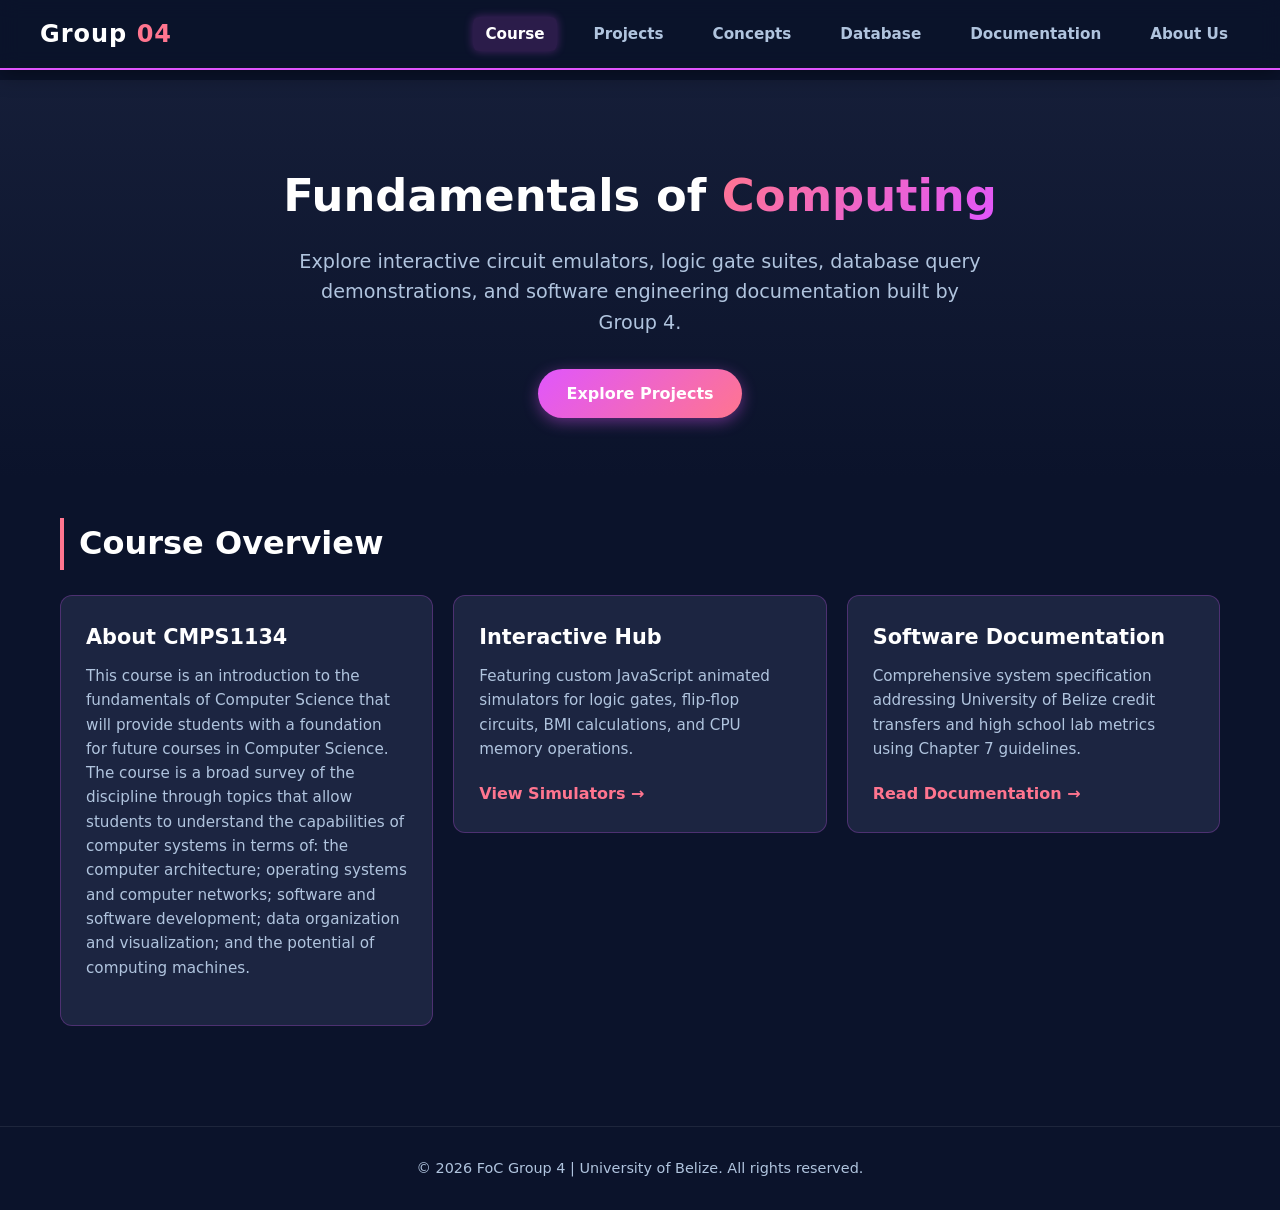
<file: index.html>
<!DOCTYPE html>
<html lang="en">
<head>
  <meta charset="UTF-8">
  <meta name="viewport" content="width=device-width, initial-scale=1.0">
  <title>Group 4 | CMPS1134 Fundamentals of Computing</title>
  <link rel="stylesheet" href="style.css">
</head>
<body>

  <!-- Sticky Top Navigation -->
  <nav class="navbar">
    <a href="index.html" class="logo">Group <span>04</span></a>
    <ul class="nav-links">
      <li><a href="index.html" class="active">Course</a></li>
      <li><a href="project.html">Projects</a></li>
      <li><a href="concepts.html">Concepts</a></li>
      <li><a href="database.html">Database</a></li>
      <li><a href="documentation.html">Documentation</a></li>
      <li><a href="about.html">About Us</a></li>
    </ul>
  </nav>

  <!-- Hero Section -->
  <header class="hero">
    <h1>Fundamentals of <span>Computing</span></h1>
    <p>Explore interactive circuit emulators, logic gate suites, database query demonstrations, and software engineering documentation built by Group 4.</p>
    <a href="project.html" class="btn-primary">Explore Projects</a>
  </header>

  <!-- Course Overview Section -->
  <main class="container">
    <h2 class="section-title">Course Overview</h2>
    
    <div class="card-grid">
      <div class="card">
        <h3>About CMPS1134</h3>
        
        <p>This course is an introduction to the fundamentals of Computer Science that will provide students with a foundation for future courses in Computer Science.
            The course is a broad survey of the discipline through topics that allow students to understand the capabilities of computer systems in terms of: 
            the computer architecture; operating systems and computer networks; software and software development; data organization and visualization; 
            and the potential of computing machines.</p>
        
      </div>

      <div class="card">
        <h3>Interactive Hub</h3>
        <p>Featuring custom JavaScript animated simulators for logic gates, flip-flop circuits, BMI calculations, and CPU memory operations.</p>
        <a href="project.html" class="card-link">View Simulators &rarr;</a>
      </div>

      <div class="card">
        <h3>Software Documentation</h3>
        <p>Comprehensive system specification addressing University of Belize credit transfers and high school lab metrics using Chapter 7 guidelines.</p>
        <a href="documentation.html" class="card-link">Read Documentation &rarr;</a>
      </div>
    </div>
  </main>

  <!-- Footer -->
  <footer>
    <p>&copy; 2026 FoC Group 4 | University of Belize. All rights reserved.</p>
  </footer>

</body>
</html>
</file>
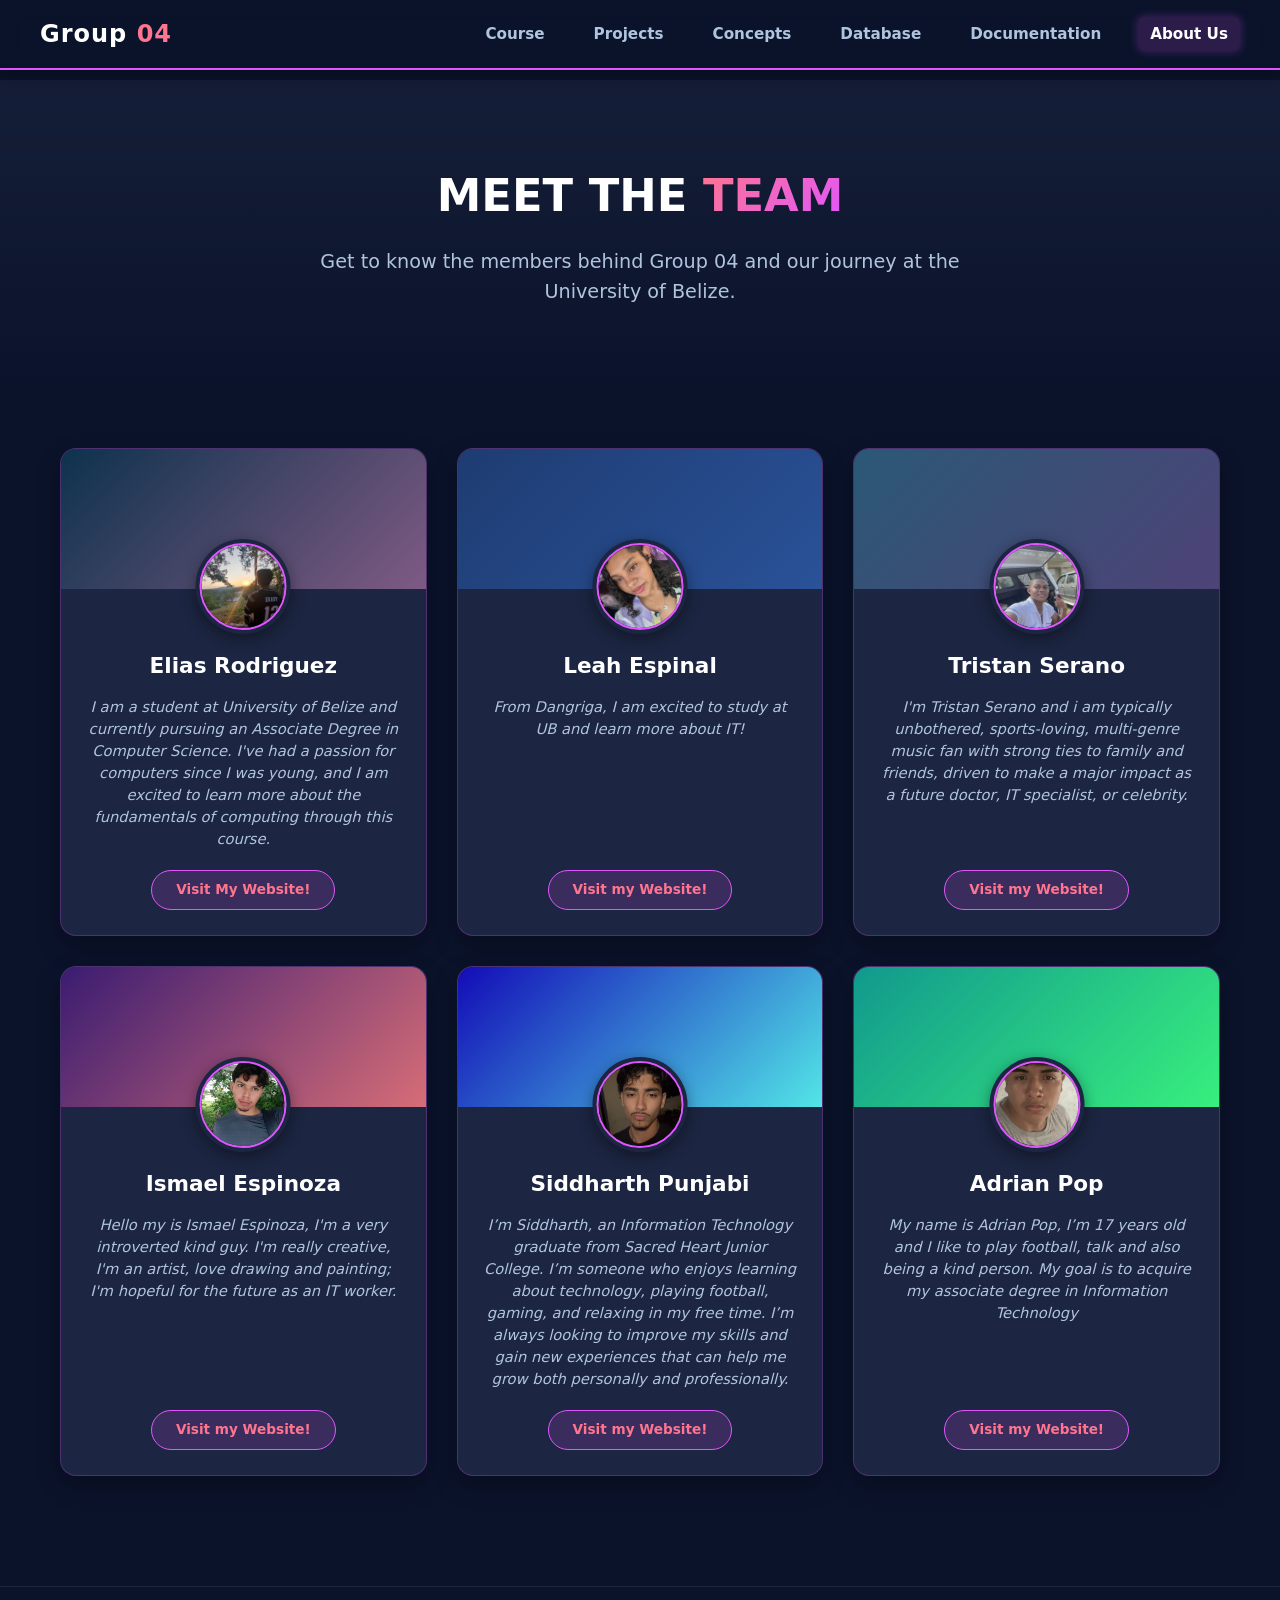
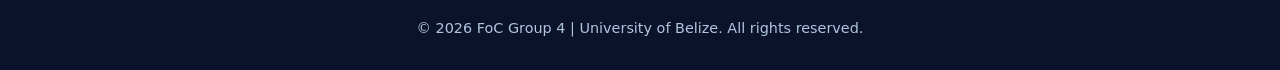
<file: about.html>
<!DOCTYPE html>
<html lang="en">
<head>
  <meta charset="UTF-8">
  <meta name="viewport" content="width=device-width, initial-scale=1.0">
  <title>About Us | Group 04</title>
  <link rel="stylesheet" href="style.css">
</head>
<body>

  <!-- NAVIGATION BAR -->
  <nav class="navbar">
    <a href="index.html" class="logo">Group <span>04</span></a>
    <ul class="nav-links">
      <li><a href="index.html">Course</a></li>
      <li><a href="project.html">Projects</a></li>
      <li><a href="concepts.html">Concepts</a></li>
      <li><a href="database.html">Database</a></li>
      <li><a href="documentation.html">Documentation</a></li>
      <li><a href="about.html" class="active">About Us</a></li>
    </ul>
  </nav>

  <!-- HERO BANNER -->
  <header class="hero">
    <h1>MEET THE <span>TEAM</span></h1>
    <p>Get to know the members behind Group 04 and our journey at the University of Belize.</p>
  </header>

  <main class="container">

    <!-- TEAM CARDS GRID -->
    <div class="team-grid">

      <!-- MEMBER 1 -->
      <div class="team-card">
        <div class="team-banner banner-1">
          <div class="avatar-wrapper">
            <img src="elias.jpg" alt="Elias" class="team-avatar">
          </div>
        </div>
        <div class="team-content">
          <h3>Elias Rodriguez</h3>
          <p class="team-bio">
            I am a student at University of Belize and currently pursuing an Associate Degree in Computer Science. 
            I've had a passion for computers since I was young, 
            and I am excited to learn more about the fundamentals of computing through this course.
          </p>
          <a href="https://reliasbz.github.io/foc/" class="team-btn">Visit My Website!</a>
        </div>
      </div>

      <!-- MEMBER 2 -->
      <div class="team-card">
        <div class="team-banner banner-2">
          <div class="avatar-wrapper">
            <img src="leah.jpg" alt="Leah Espinal" class="team-avatar">
          </div>
        </div>
        <div class="team-content">
          <h3>Leah Espinal</h3>
          <p class="team-bio">
            From Dangriga, I am excited to study at UB and learn more about IT!
          </p>
          <a href="https://2026165123.github.io/foc/index.html" class="team-btn">Visit my Website!</a>
        </div>
      </div>

      <!-- MEMBER 3 -->
      <div class="team-card">
        <div class="team-banner banner-3">
          <div class="avatar-wrapper">
            <img src="tristan.jpeg" alt="Tristan Serano" class="team-avatar">
          </div>
        </div>
        <div class="team-content">
          <h3>Tristan Serano</h3>
          <p class="team-bio">
            I'm Tristan Serano and i am typically unbothered, 
            sports-loving, multi-genre music fan with strong ties to family and friends, 
            driven to make a major impact as a future doctor, IT specialist, or celebrity.
          </p>
          <a href="https://2026165697-code.github.io/foc/index.html" class="team-btn">Visit my Website!</a>
        </div>
      </div>

      <!-- MEMBER 4 -->
      <div class="team-card">
        <div class="team-banner banner-4">
          <div class="avatar-wrapper">
            <img src="ismael.jpeg" alt="Ismael Espinoza" class="team-avatar">
          </div>
        </div>
        <div class="team-content">
          <h3>Ismael Espinoza</h3>
          <p class="team-bio">
            Hello my is Ismael Espinoza, I'm a very introverted kind guy. 
            I'm really creative, I'm an artist, love drawing and painting;
            I'm hopeful for the future as an IT worker.
          </p>
          <a href="https://2026165330-svg.github.io/student--3/" class="team-btn">Visit my Website!</a>
        </div>
      </div>

      <!-- MEMBER 5 -->
      <div class="team-card">
        <div class="team-banner banner-5">
          <div class="avatar-wrapper">
            <img src="sidd.png" alt="Siddharth Punjabi" class="team-avatar">
          </div>
        </div>
        <div class="team-content">
          <h3>Siddharth Punjabi</h3>
          <p class="team-bio">
            I’m Siddharth, an Information Technology graduate from Sacred Heart Junior College.
            I’m someone who enjoys learning about technology, playing football, gaming,
            and relaxing in my free time. I’m always looking to improve my skills and gain new
            experiences that can help me grow both personally and professionally.
          </p>
          <a href="https://2023159212-sp.github.io/Siddwebsite/" class="team-btn">Visit my Website!</a>
        </div>
      </div>

      <!-- MEMBER 6 -->
      <div class="team-card">
        <div class="team-banner banner-6">
          <div class="avatar-wrapper">
            <img src="adrian.jpeg" alt="Adrian Pop" class="team-avatar">
          </div>
        </div>
        <div class="team-content">
          <h3>Adrian Pop</h3>
          <p class="team-bio">
            My name is Adrian Pop, I’m 17 years old and I like to play football,
            talk and also being a kind person. My goal is to acquire my associate 
            degree in Information Technology
          </p>
          <a href="https://2026165892.github.io/FOC2026/" class="team-btn">Visit my Website!</a>
        </div>
      </div>

    </div>

  </main>

  <footer>
    <p>&copy; 2026 FoC Group 4 | University of Belize. All rights reserved.</p>
  </footer>

</body>
</html>
</file>
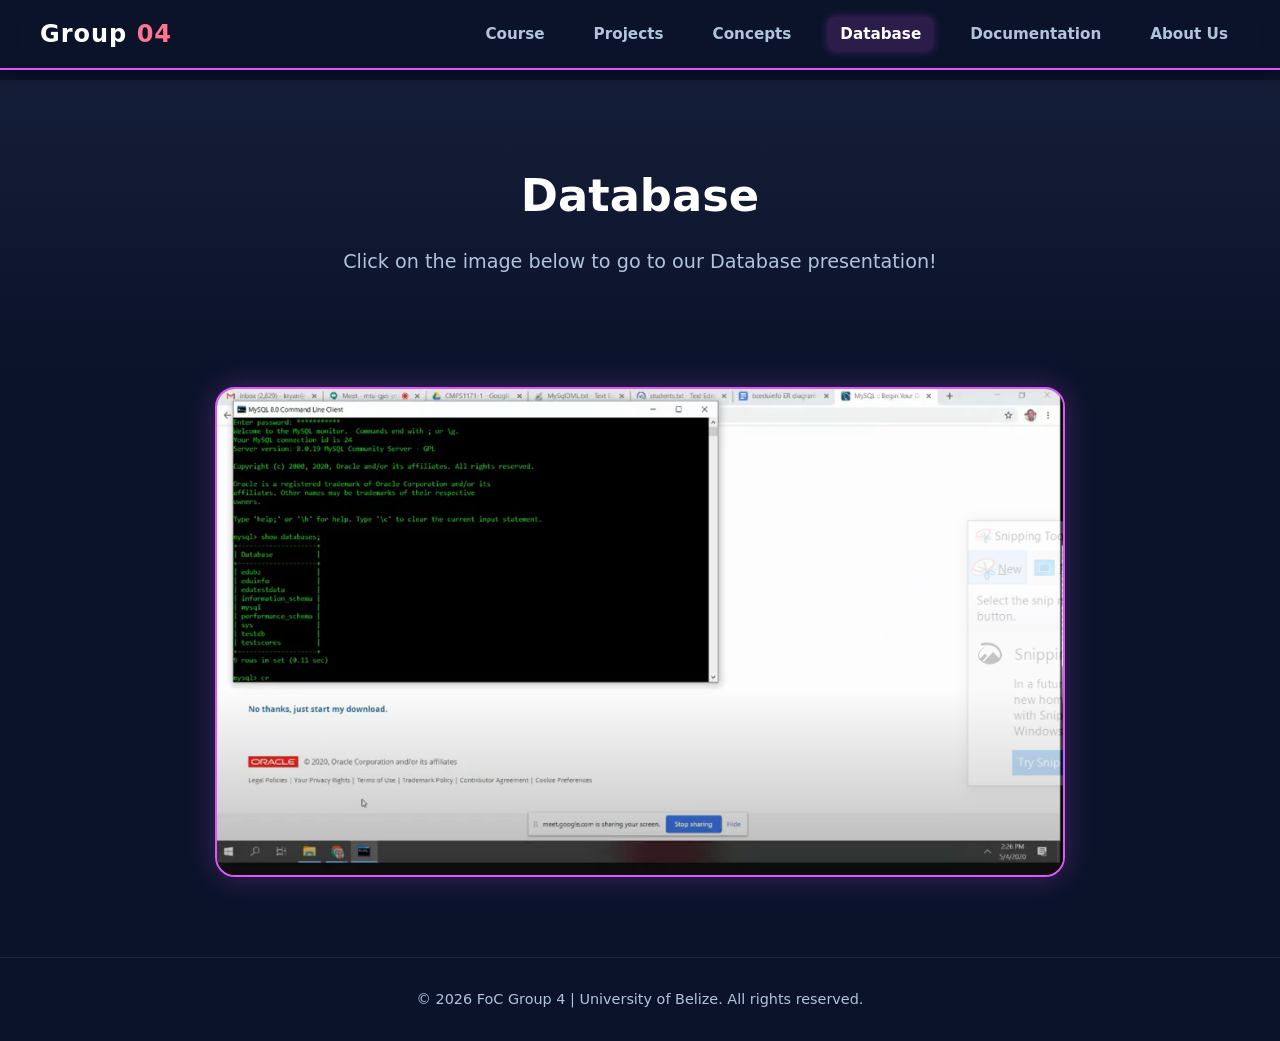
<file: database.html>
<!DOCTYPE html>
<html lang="en">
<head>
  <meta charset="UTF-8">
  <meta name="viewport" content="width=device-width, initial-scale=1.0">
  <title>Database | Group 04</title>
  <link rel="stylesheet" href="style.css">
</head>
<body>

  <!-- NAVIGATION BAR -->
  <nav class="navbar">
    <a href="index.html" class="logo">Group <span>04</span></a>
    <ul class="nav-links">
      <li><a href="index.html">Course</a></li>
      <li><a href="projects.html">Projects</a></li>
      <li><a href="concepts.html">Concepts</a></li>
      <li><a href="database.html" class="active">Database</a></li>
      <li><a href="documentation.html">Documentation</a></li>
      <li><a href="about.html">About Us</a></li>
    </ul>
  </nav>

  <!-- HERO BANNER -->
  <header class="hero">
    <h1>Database</h1>
    <p>Click on the image below to go to our Database presentation!</p>
  </header>

  <main class="container database-container">

    <!-- DATABASE IMAGE LINK CARD -->
    <div class="db-card-wrapper">
      <a href="https://www.youtube.com/watch?v=HxfE6PJmGS8&list=RDHxfE6PJmGS8&start_radio=1" class="db-image-link" target="_blank" rel="noopener noreferrer">
        <div class="db-image-container">
          <img src="database.png" alt="UBCST Database Presentation" class="db-preview-img">
          
          <!-- HOVER OVERLAY -->
          <div class="db-hover-overlay">
            <span>Open Presentation ➔</span>
          </div>
        </div>
      </a>
    </div>

  </main>

  <footer>
    <p>&copy; 2026 FoC Group 4 | University of Belize. All rights reserved.</p>
  </footer>

</body>
</html>
</file>
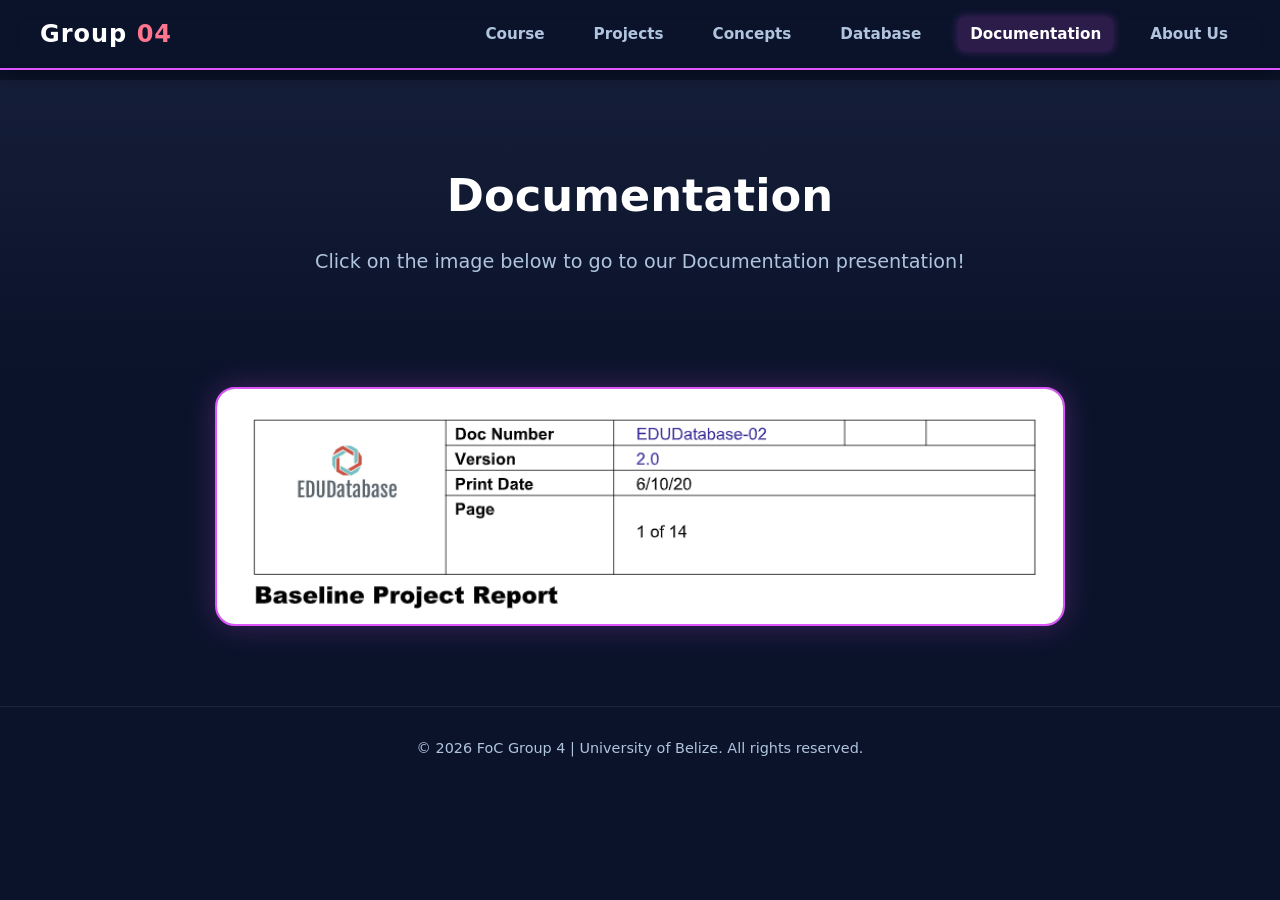
<file: documentation.html>
<!DOCTYPE html>
<html lang="en">
<head>
  <meta charset="UTF-8">
  <meta name="viewport" content="width=device-width, initial-scale=1.0">
  <title>Documentation | Group 04</title>
  <link rel="stylesheet" href="style.css">
</head>
<body>

  <!-- NAVIGATION BAR -->
  <nav class="navbar">
    <a href="index.html" class="logo">Group <span>04</span></a>
    <ul class="nav-links">
      <li><a href="index.html">Course</a></li>
      <li><a href="project.html">Projects</a></li>
      <li><a href="concepts.html">Concepts</a></li>
      <li><a href="database.html">Database</a></li>
      <li><a href="documentation.html" class="active">Documentation</a></li>
      <li><a href="about.html">About Us</a></li>
    </ul>
  </nav>

  <!-- HERO BANNER -->
  <header class="hero">
    <h1>Documentation</h1>
    <p>Click on the image below to go to our Documentation presentation!</p>
  </header>

  <main class="container doc-container">

    <!-- DOCUMENTATION IMAGE LINK CARD -->
    <div class="doc-card-wrapper">
      <a href="https://www.youtube.com/watch?v=E-A0wNsZlfs&list=RDE-A0wNsZlfs&start_radio=1" class="doc-image-link" target="_blank" rel="noopener noreferrer">
        <div class="doc-image-container">
          <img src="documentation.png" alt="Documentation Presentation" class="doc-preview-img">
          
          <!-- HOVER OVERLAY -->
          <div class="doc-hover-overlay">
            <span>Open Presentation ➔</span>
          </div>
        </div>
      </a>
    </div>

  </main>

  <footer>
    <p>&copy; 2026 FoC Group 4 | University of Belize. All rights reserved.</p>
  </footer>

</body>
</html>
</file>
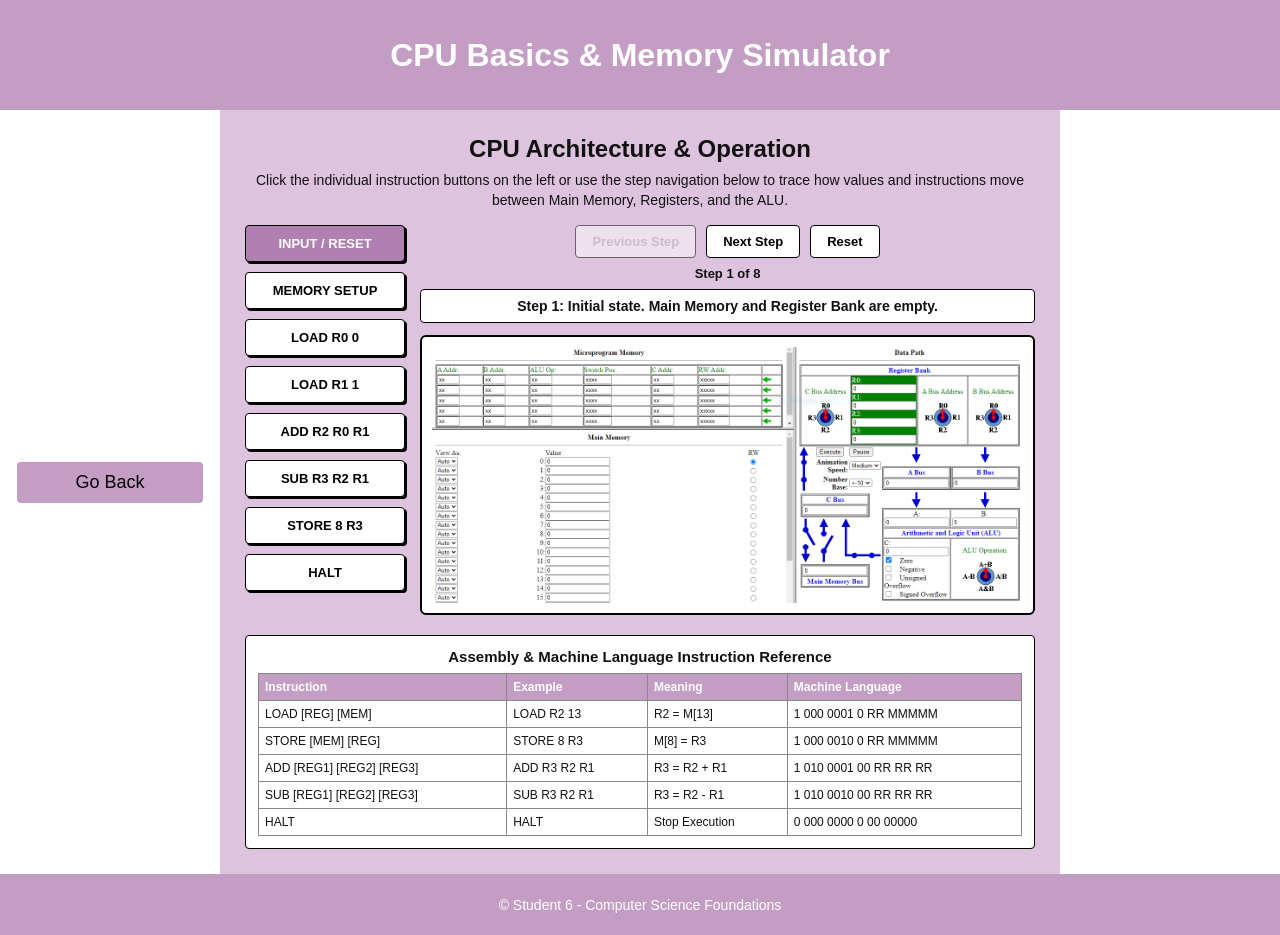
<file: load.html>
<!DOCTYPE html>
<html lang="en">
<head>
  <meta charset="UTF-8">
  <meta name="viewport" content="width=device-width, initial-scale=1.0">
  <title>Student 6 - CPU Simulator</title>
  <link rel="stylesheet" href="style1.css">
</head>
<body>

  <!-- Header -->
  <header>
    <h1>CPU Basics & Memory Simulator</h1>
  </header>

  <!-- Layout Container -->
  <div class="container">
    
    <!-- Left Navigation -->
    <nav>
      <a href="project.html">Go Back</a>
    </nav>

    <!-- Main Content Area -->
    <main>
      <section class="animation-section">
        <h2>CPU Architecture & Operation</h2>
        <p>
          Click the individual instruction buttons on the left or use the step navigation below to trace how values and instructions move between Main Memory, Registers, and the ALU.
        </p>
      </section>

      <!-- Interactive Workspace Container -->
      <div class="simulator-workspace">
        
        <!-- Instruction Buttons Panel (Left Side) -->
        <div class="instruction-buttons-panel">
          <button class="inst-btn active" data-step="0">INPUT / RESET</button>
          <button class="inst-btn" data-step="1">MEMORY SETUP</button>
          <button class="inst-btn" data-step="2">LOAD R0 0</button>
          <button class="inst-btn" data-step="3">LOAD R1 1</button>
          <button class="inst-btn" data-step="4">ADD R2 R0 R1</button>
          <button class="inst-btn" data-step="5">SUB R3 R2 R1</button>
          <button class="inst-btn" data-step="6">STORE 8 R3</button>
          <button class="inst-btn" data-step="7">HALT</button>
        </div>

        <!-- Right Side: Diagram + Controls -->
        <div class="diagram-and-controls">
          
          <!-- Stepper Navigation -->
          <div class="controls-panel">
            <div class="gate-buttons">
              <button id="prevBtn" type="button" disabled>Previous Step</button>
              <button id="nextBtn" type="button">Next Step</button>
              <button id="resetBtn" type="button">Reset</button>
            </div>
            <div id="stepCounter" class="step-indicator">Step 1 of 8</div>
            <div id="statusBox" class="converter-result">
              Step 1: Initial state. Main Memory and Register Bank are empty.
            </div>
          </div>

          <!-- Image Viewer -->
          <div class="image-viewer-container">
            <img id="cpuDiagram" src="cpu0.png" alt="CPU Operation Step 0">
          </div>

        </div>
      </div>

      <!-- Reference Table (Bottom) -->
      <div class="instruction-table-container">
        <h3>Assembly & Machine Language Instruction Reference</h3>
        <table class="ref-table">
          <thead>
            <tr>
              <th>Instruction</th>
              <th>Example</th>
              <th>Meaning</th>
              <th>Machine Language</th>
            </tr>
          </thead>
          <tbody>
            <tr>
              <td>LOAD [REG] [MEM]</td>
              <td>LOAD R2 13</td>
              <td>R2 = M[13]</td>
              <td>1 000 0001 0 RR MMMMM</td>
            </tr>
            <tr>
              <td>STORE [MEM] [REG]</td>
              <td>STORE 8 R3</td>
              <td>M[8] = R3</td>
              <td>1 000 0010 0 RR MMMMM</td>
            </tr>
            <tr>
              <td>ADD [REG1] [REG2] [REG3]</td>
              <td>ADD R3 R2 R1</td>
              <td>R3 = R2 + R1</td>
              <td>1 010 0001 00 RR RR RR</td>
            </tr>
            <tr>
              <td>SUB [REG1] [REG2] [REG3]</td>
              <td>SUB R3 R2 R1</td>
              <td>R3 = R2 - R1</td>
              <td>1 010 0010 00 RR RR RR</td>
            </tr>
            <tr>
              <td>HALT</td>
              <td>HALT</td>
              <td>Stop Execution</td>
              <td>0 000 0000 0 00 00000</td>
            </tr>
          </tbody>
        </table>
      </div>

    </main>

    <!-- Right Spacer -->
    <div class="right-space"></div>
  </div>

  <!-- Footer -->
  <footer>
    <p>&copy; Student 6 - Computer Science Foundations</p>
  </footer>

  <!-- Embedded JavaScript -->
  <script>
    document.addEventListener("DOMContentLoaded", () => {
      const nextBtn = document.getElementById("nextBtn");
      const prevBtn = document.getElementById("prevBtn");
      const resetBtn = document.getElementById("resetBtn");
      const statusBox = document.getElementById("statusBox");
      const stepCounter = document.getElementById("stepCounter");
      const cpuDiagram = document.getElementById("cpuDiagram");
      const instButtons = document.querySelectorAll(".inst-btn");

      const steps = [
        {
          image: "cpu0.png",
          description: "Step 1: Initial state. Main Memory and Register Bank are empty."
        },
        {
          image: "cpu1.png",
          description: "Step 2: Values 2 and 3 are populated into Main Memory addresses 0 and 1."
        },
        {
          image: "cpu2.png",
          description: "Step 3: 'LOAD R0 0' instruction loaded into Memory at address 2."
        },
        {
          image: "cpu3.png",
          description: "Step 4: Executed 'LOAD R0 0'. Value 2 from Memory address 0 is loaded into Register R0."
        },
        {
          image: "cpu4.png",
          description: "Step 5: Executed 'LOAD R1 1'. Value 3 from Memory address 1 is loaded into Register R1."
        },
        {
          image: "cpu5.png",
          description: "Step 6: Executed 'ADD R2 R0 R1'. ALU adds R0 (2) and R1 (3), storing result 5 in Register R2."
        },
        {
          image: "cpu6.png",
          description: "Step 7: Executed 'SUB R3 R2 R1'. ALU subtracts R1 (3) from R2 (5), storing result 2 in Register R3."
        },
        {
          image: "cpu7.png",
          description: "Step 8: Executed 'STORE 8 R3' and 'HALT'. Value 2 from R3 is stored into Memory address 8 and execution halts."
        }
      ];

      let currentStepIndex = 0;

      function updateView() {
        const current = steps[currentStepIndex];
        cpuDiagram.src = current.image;
        statusBox.textContent = current.description;
        stepCounter.textContent = `Step ${currentStepIndex + 1} of ${steps.length}`;

        // Update disabled state for Previous / Next buttons
        prevBtn.disabled = currentStepIndex === 0;
        nextBtn.disabled = currentStepIndex === steps.length - 1;

        // Highlight the corresponding sidebar instruction button
        instButtons.forEach((btn) => {
          const stepNum = parseInt(btn.getAttribute("data-step"), 10);
          if (stepNum === currentStepIndex) {
            btn.classList.add("active");
          } else {
            btn.classList.remove("active");
          }
        });
      }

      // Event Listeners for Prev / Next / Reset
      nextBtn.addEventListener("click", () => {
        if (currentStepIndex < steps.length - 1) {
          currentStepIndex++;
          updateView();
        }
      });

      prevBtn.addEventListener("click", () => {
        if (currentStepIndex > 0) {
          currentStepIndex--;
          updateView();
        }
      });

      resetBtn.addEventListener("click", () => {
        currentStepIndex = 0;
        updateView();
      });

      // Direct button clicks on the instruction list
      instButtons.forEach((btn) => {
        btn.addEventListener("click", () => {
          const targetStep = parseInt(btn.getAttribute("data-step"), 10);
          currentStepIndex = targetStep;
          updateView();
        });
      });

      // Initialize display
      updateView();
    });
  </script>
</body>
</html>
</file>
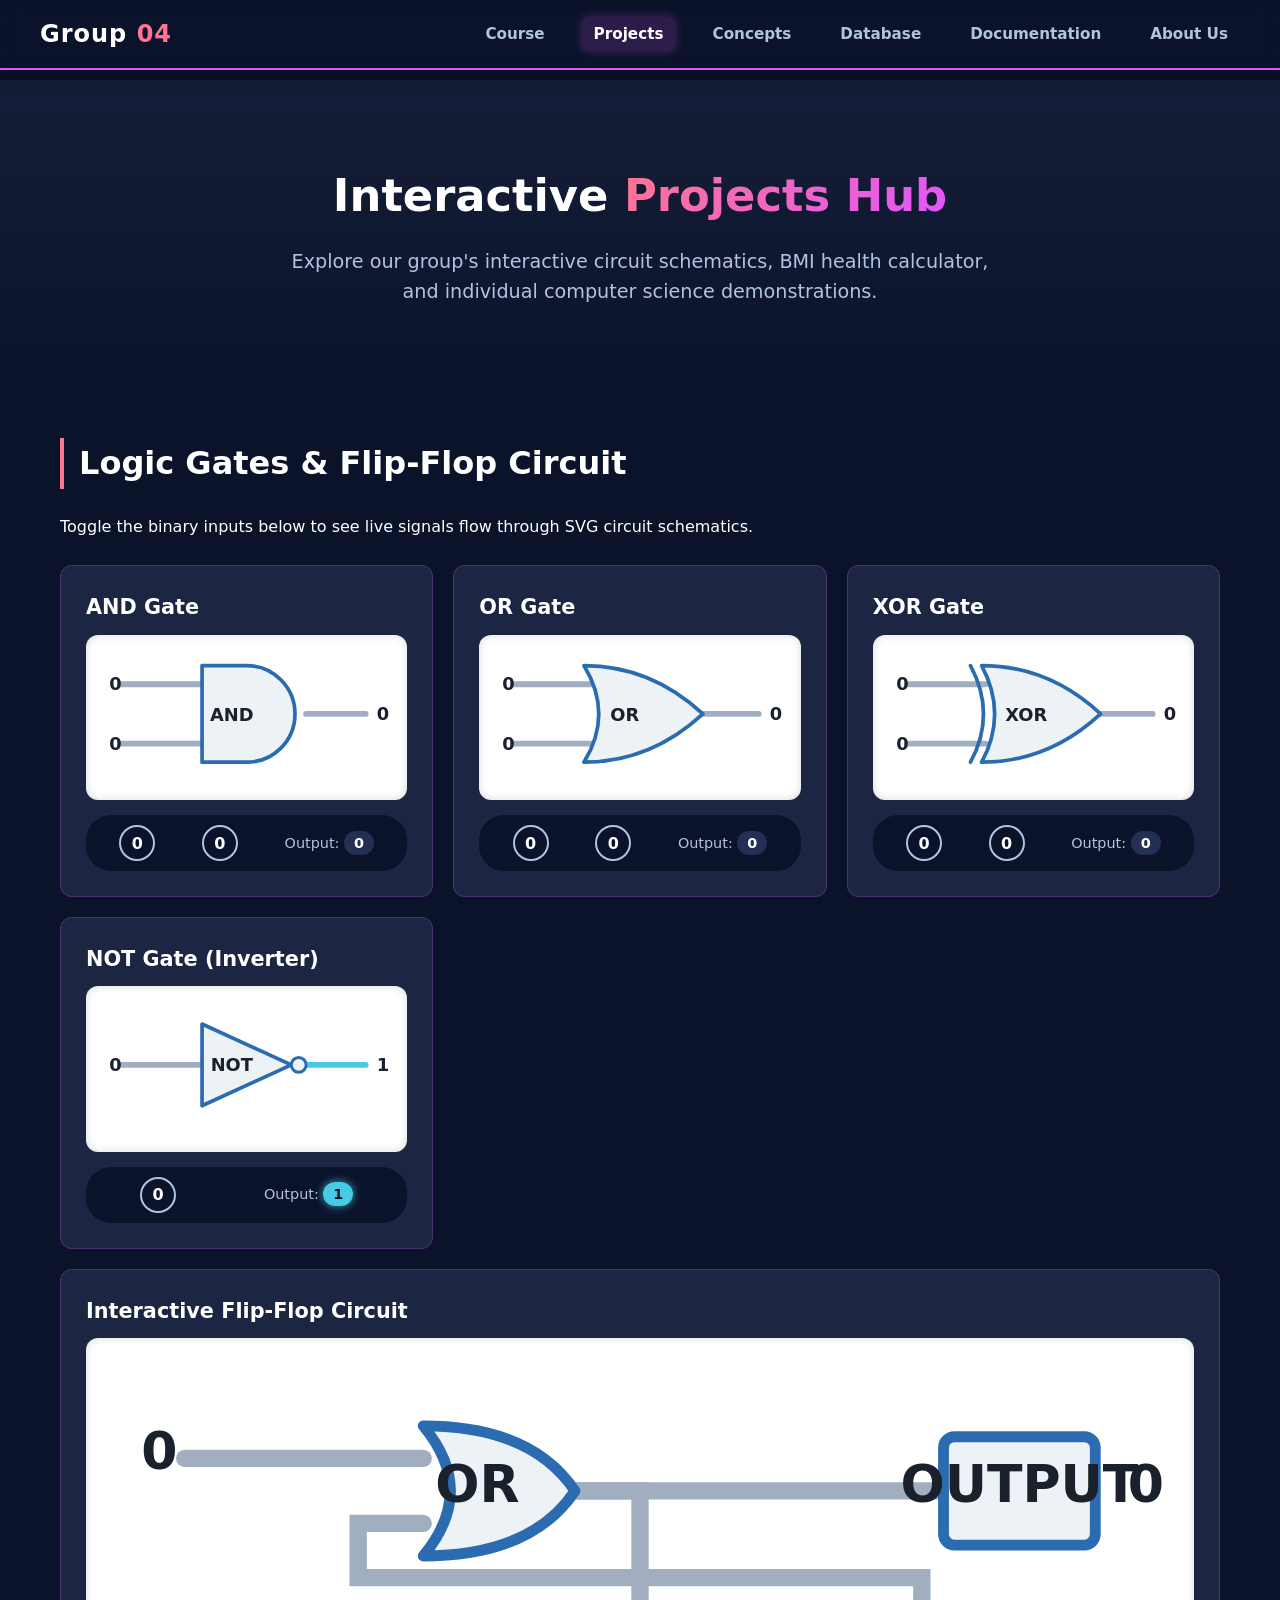
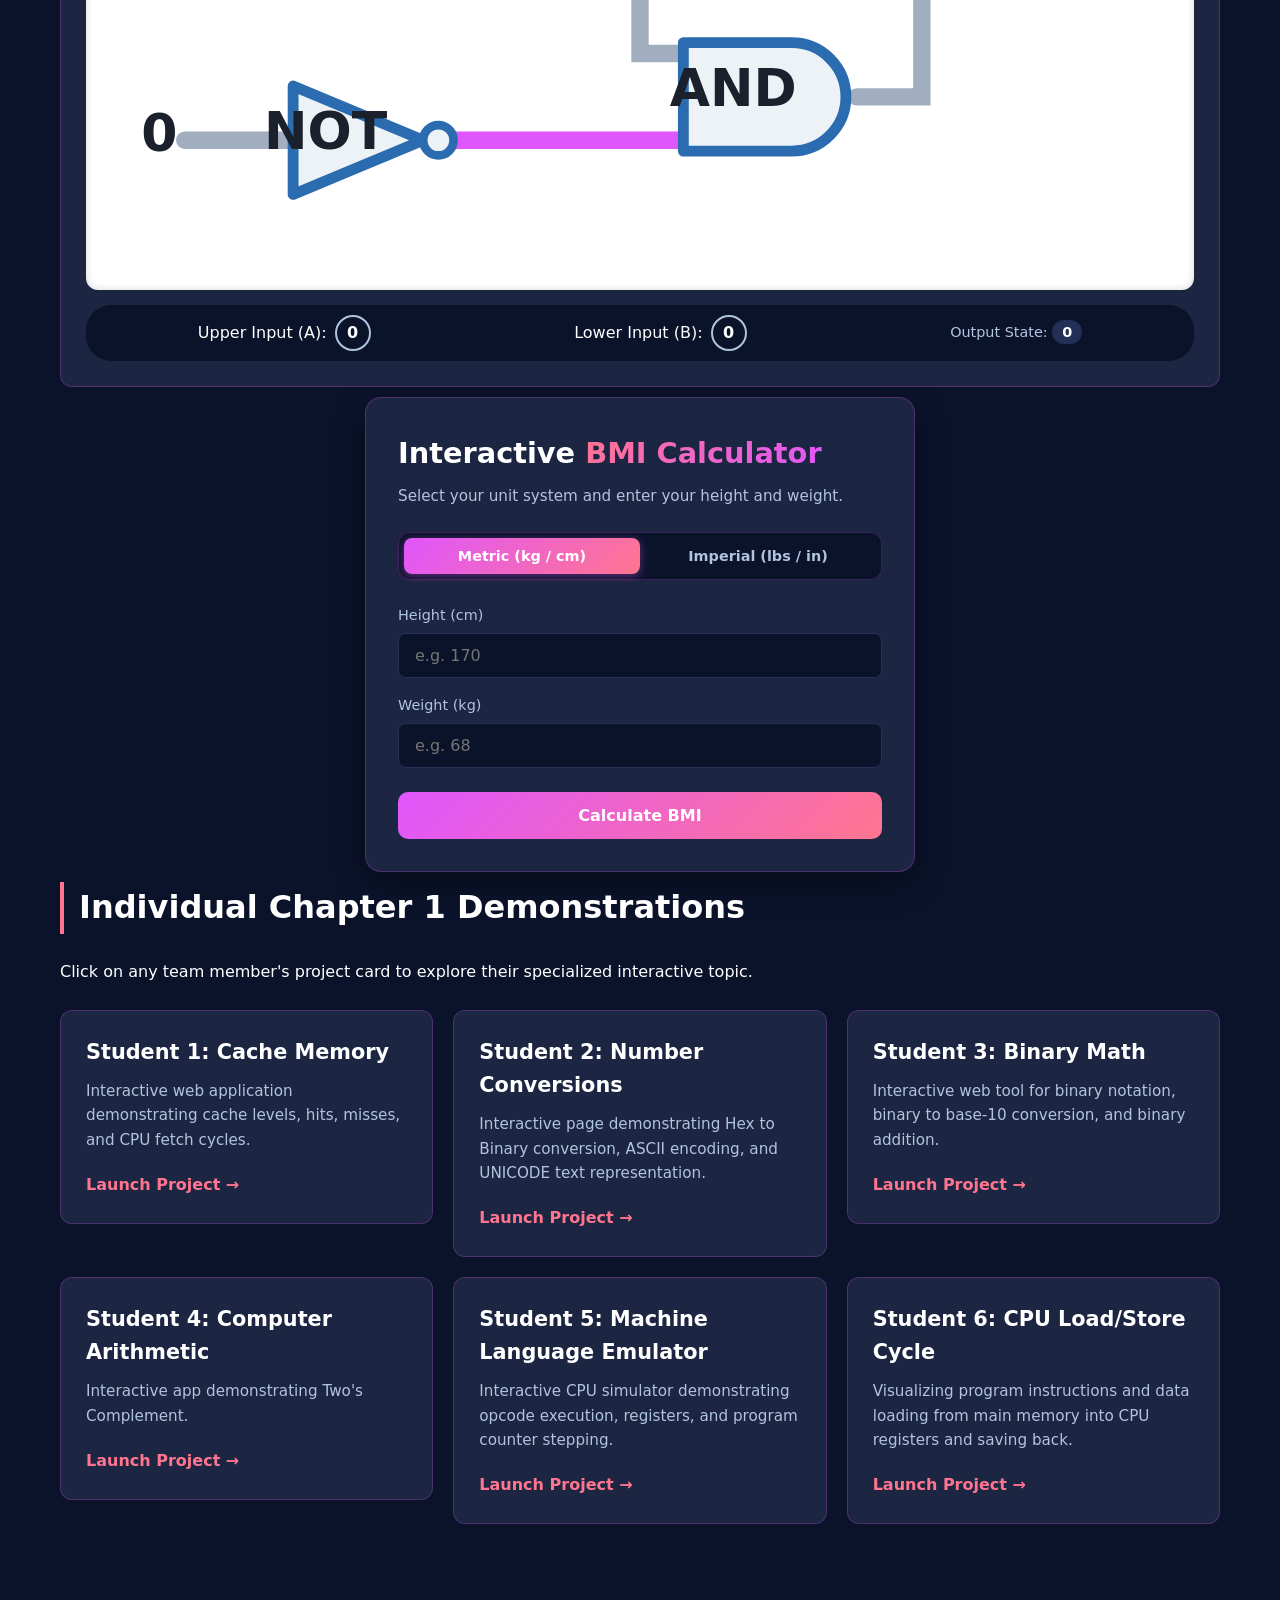
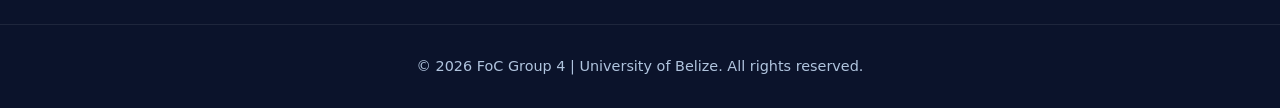
<file: project.html>
<!DOCTYPE html>
<html lang="en">
<head>
  <meta charset="UTF-8">
  <meta name="viewport" content="width=device-width, initial-scale=1.0">
  <title>Projects Hub | Group 04</title>
  <link rel="stylesheet" href="style.css">
</head>
<body>

  <!-- ==========================================
       NAVIGATION BAR
       ========================================== -->
  <nav class="navbar">
    <a href="index.html" class="logo">Group <span>04</span></a>
    <ul class="nav-links">
      <li><a href="index.html">Course</a></li>
      <li><a href="project.html" class="active">Projects</a></li>
      <li><a href="concepts.html">Concepts</a></li>
      <li><a href="database.html">Database</a></li>
      <li><a href="documentation.html">Documentation</a></li>
      <li><a href="about.html">About Us</a></li>
    </ul>
  </nav>

  <!-- ==========================================
       HERO BANNER
       ========================================== -->
  <header class="hero">
    <h1>Interactive <span>Projects Hub</span></h1>
    <p>Explore our group's interactive circuit schematics, BMI health calculator, and individual computer science demonstrations.</p>
  </header>

  <main class="container">

    <!-- ==========================================
         SECTION 1A: LOGIC GATES & FLIP-FLOP SUITE
         ========================================== -->
    <section class="section-block">
      <h2 class="section-title">Logic Gates & Flip-Flop Circuit</h2>
      <p class="section-desc">Toggle the binary inputs below to see live signals flow through SVG circuit schematics.</p><br>

      <div class="card-grid">

        <!-- AND GATE -->
        <div class="card gate-card">
          <h3>AND Gate</h3>
          <div class="svg-display">
            <svg id="svg-and" viewBox="0 0 400 180" width="100%">
              <line id="and-wire-a" x1="30" y1="50" x2="150" y2="50" class="wire" />
              <line id="and-wire-b" x1="30" y1="130" x2="150" y2="130" class="wire" />
              <line id="and-wire-out" x1="280" y1="90" x2="360" y2="90" class="wire" />
              <path d="M 140 25 H 200 A 65 65 0 0 1 200 155 H 140 Z" class="gate-body" />
              <text x="180" y="100" class="gate-label">AND</text>
              <text id="and-lbl-a" x="15" y="58" class="bit-text">0</text>
              <text id="and-lbl-b" x="15" y="138" class="bit-text">0</text>
              <text id="and-lbl-out" x="375" y="98" class="bit-text">0</text>
            </svg>
          </div>
          <div class="gate-controls">
            <button type="button" id="and-btn-a" class="bit-btn" onclick="toggleGate('and', 'a')">0</button>
            <button type="button" id="and-btn-b" class="bit-btn" onclick="toggleGate('and', 'b')">0</button>
            <span class="out-label">Output: <strong id="and-val-out" class="out-status">0</strong></span>
          </div>
        </div>

        <!-- OR GATE -->
        <div class="card gate-card">
          <h3>OR Gate</h3>
          <div class="svg-display">
            <svg id="svg-or" viewBox="0 0 400 180" width="100%">
              <line id="or-wire-a" x1="30" y1="50" x2="145" y2="50" class="wire" />
              <line id="or-wire-b" x1="30" y1="130" x2="145" y2="130" class="wire" />
              <line id="or-wire-out" x1="285" y1="90" x2="360" y2="90" class="wire" />
              <path d="M 125 25 Q 165 90 125 155 Q 215 155 285 90 Q 215 25 125 25 Z" class="gate-body" />
              <text x="180" y="100" class="gate-label">OR</text>
              <text id="or-lbl-a" x="15" y="58" class="bit-text">0</text>
              <text id="or-lbl-b" x="15" y="138" class="bit-text">0</text>
              <text id="or-lbl-out" x="375" y="98" class="bit-text">0</text>
            </svg>
          </div>
          <div class="gate-controls">
            <button type="button" id="or-btn-a" class="bit-btn" onclick="toggleGate('or', 'a')">0</button>
            <button type="button" id="or-btn-b" class="bit-btn" onclick="toggleGate('or', 'b')">0</button>
            <span class="out-label">Output: <strong id="or-val-out" class="out-status">0</strong></span>
          </div>
        </div>

        <!-- XOR GATE -->
        <div class="card gate-card">
          <h3>XOR Gate</h3>
          <div class="svg-display">
            <svg id="svg-xor" viewBox="0 0 400 180" width="100%">
              <line id="xor-wire-a" x1="30" y1="50" x2="135" y2="50" class="wire" />
              <line id="xor-wire-b" x1="30" y1="130" x2="135" y2="130" class="wire" />
              <line id="xor-wire-out" x1="290" y1="90" x2="360" y2="90" class="wire" />
              <path d="M 115 25 Q 150 90 115 155" class="xor-line" />
              <path d="M 130 25 Q 165 90 130 155 Q 220 155 290 90 Q 220 25 130 25 Z" class="gate-body" />
              <text x="190" y="100" class="gate-label">XOR</text>
              <text id="xor-lbl-a" x="15" y="58" class="bit-text">0</text>
              <text id="xor-lbl-b" x="15" y="138" class="bit-text">0</text>
              <text id="xor-lbl-out" x="375" y="98" class="bit-text">0</text>
            </svg>
          </div>
          <div class="gate-controls">
            <button type="button" id="xor-btn-a" class="bit-btn" onclick="toggleGate('xor', 'a')">0</button>
            <button type="button" id="xor-btn-b" class="bit-btn" onclick="toggleGate('xor', 'b')">0</button>
            <span class="out-label">Output: <strong id="xor-val-out" class="out-status">0</strong></span>
          </div>
        </div>

        <!-- NOT GATE -->
        <div class="card gate-card">
          <h3>NOT Gate (Inverter)</h3>
          <div class="svg-display">
            <svg id="svg-not" viewBox="0 0 400 180" width="100%">
              <line id="not-wire-a" x1="30" y1="90" x2="140" y2="90" class="wire" />
              <line id="not-wire-out" x1="280" y1="90" x2="360" y2="90" class="wire" />
              <polygon points="140,35 260,90 140,145" class="gate-body" />
              <circle cx="270" cy="90" r="10" class="not-bubble" />
              <text x="180" y="98" class="gate-label">NOT</text>
              <text id="not-lbl-a" x="15" y="98" class="bit-text">0</text>
              <text id="not-lbl-out" x="375" y="98" class="bit-text">1</text>
            </svg>
          </div>
          <div class="gate-controls">
            <button type="button" id="not-btn-a" class="bit-btn" onclick="toggleGate('not', 'a')">0</button>
            <span class="out-label">Output: <strong id="not-val-out" class="out-status active">1</strong></span>
          </div>
        </div>

       <!-- BROOKSHEAR FLIP-FLOP CIRCUIT -->
<div class="card gate-card full-span">
  <h3>Interactive Flip-Flop Circuit</h3>
  <div class="svg-display">
    <svg id="svg-ff" viewBox="0 0 500 240" width="100%">
      <!-- Wires -->
      <!-- Input A Wire -> OR Top Input -->
      <line id="ff-wire-a" x1="40" y1="50" x2="150" y2="50" class="wire" />
      
      <!-- Input B Wire -> NOT Input -->
      <line id="ff-wire-b" x1="40" y1="180" x2="90" y2="180" class="wire" />
      
      <!-- NOT Output Wire -> AND Bottom Input -->
      <line id="ff-wire-not-out" x1="165" y1="180" x2="270" y2="180" class="wire" />
      
      <!-- OR Output Wire -> Node to AND Top Input & Final Output -->
      <path id="ff-wire-or-out" d="M 220 65 L 250 65 L 250 140 L 270 140" class="wire" fill="none" />
      <line id="ff-wire-out" x1="220" y1="65" x2="440" y2="65" class="wire" />

      <!-- Feedback Wire: AND Output -> OR Bottom Input -->
      <path id="ff-wire-feedback" d="M 350 160 L 380 160 L 380 105 L 120 105 L 120 80 L 150 80" class="wire" fill="none" />

      <!-- Gate 1: OR Gate -->
      <path d="M 150 35 Q 175 65 150 95 Q 200 95 220 65 Q 200 35 150 35 Z" class="gate-body" />
      <text x="175" y="70" class="gate-label" font-size="12">OR</text>

      <!-- Gate 2: NOT Gate -->
      <polygon points="90,155 150,180 90,205" class="gate-body" />
      <circle cx="157" cy="180" r="7" class="not-bubble" />
      <text x="105" y="184" class="gate-label" font-size="10">NOT</text>

      <!-- Gate 3: AND Gate -->
      <path d="M 270 135 H 320 A 25 25 0 0 1 320 185 H 270 Z" class="gate-body" />
      <text x="293" y="164" class="gate-label" font-size="12">AND</text>

      <!-- Output Box Node -->
      <rect x="390" y="40" width="70" height="50" rx="5" class="gate-body" />
      <text x="425" y="70" class="gate-label" font-size="10" text-anchor="middle">OUTPUT</text>

      <!-- Pin Bit Labels -->
      <text id="ff-lbl-a" x="20" y="55" class="bit-text">0</text>
      <text id="ff-lbl-b" x="20" y="185" class="bit-text">0</text>
      <text id="ff-lbl-out" x="475" y="70" class="bit-text">0</text>
    </svg>
  </div>
  
  <div class="gate-controls">
    <div class="control-pair">
      <label>Upper Input (A):</label>
      <button type="button" id="ff-btn-a" class="bit-btn" onclick="toggleGate('ff', 'a')">0</button>
    </div>
    <div class="control-pair">
      <label>Lower Input (B):</label>
      <button type="button" id="ff-btn-b" class="bit-btn" onclick="toggleGate('ff', 'b')">0</button>
    </div>
    <span class="out-label">Output State: <strong id="ff-state-txt" class="out-status">0</strong></span>
  </div>
</div>
      
    </section>

    <!-- ==========================================
         SECTION 1B: BMI CALCULATOR
         ========================================== -->
    <section class="section-block">
      <div class="bmi-wrapper">
        <div class="bmi-card">
          <div class="bmi-header">
            <h2>Interactive <span>BMI Calculator</span></h2>
            <p>Select your unit system and enter your height and weight.</p>
          </div>

          <div class="unit-toggle">
            <button type="button" id="btn-metric" class="toggle-btn active" onclick="switchUnit('metric')">Metric (kg / cm)</button>
            <button type="button" id="btn-imperial" class="toggle-btn" onclick="switchUnit('imperial')">Imperial (lbs / in)</button>
          </div>

          <form id="bmi-form" onsubmit="calculateBMI(event)">
            <div id="metric-inputs" class="input-group">
              <div class="field">
                <label for="height-cm">Height (cm)</label>
                <input type="number" id="height-cm" placeholder="e.g. 170" min="50" max="250" step="0.1">
              </div>
              <div class="field">
                <label for="weight-kg">Weight (kg)</label>
                <input type="number" id="weight-kg" placeholder="e.g. 68" min="10" max="300" step="0.1">
              </div>
            </div>

            <div id="imperial-inputs" class="input-group hidden">
              <div class="field">
                <label for="height-ft">Height (Feet)</label>
                <input type="number" id="height-ft" placeholder="e.g. 5" min="1" max="8">
              </div>
              <div class="field">
                <label for="height-in">Height (Inches)</label>
                <input type="number" id="height-in" placeholder="e.g. 7" min="0" max="11">
              </div>
              <div class="field">
                <label for="weight-lbs">Weight (lbs)</label>
                <input type="number" id="weight-lbs" placeholder="e.g. 150" min="20" max="700" step="0.1">
              </div>
            </div>

            <button type="submit" class="calc-btn">Calculate BMI</button>
          </form>

          <div id="bmi-result" class="result-box hidden">
            <div class="score-display">
              <span class="score-label">Your BMI Score:</span>
              <span id="score-val" class="score-number">--</span>
            </div>
            <div id="category-badge" class="category-badge">--</div>

            <div class="range-meter">
              <div class="range-zone underweight">Underweight (&lt;18.5)</div>
              <div class="range-zone normal">Normal (18.5–24.9)</div>
              <div class="range-zone overweight">Overweight (25–29.9)</div>
              <div class="range-zone obese">Obese (&ge;30)</div><br>
            </div>
          </div>
        </div>
      </div>
    </section>

    <!-- ==========================================
         SECTION 1C: STUDENT SPECIALIZED PROJECTS
         ========================================== -->
    <section class="section-block">
      <h2 class="section-title">Individual Chapter 1 Demonstrations</h2>
      <p class="section-desc">Click on any team member's project card to explore their specialized interactive topic.</p><br>

      <div class="card-grid">
        <div class="card">
          <h3>Student 1: Cache Memory</h3>
          <p>Interactive web application demonstrating cache levels, hits, misses, and CPU fetch cycles.</p>
          <a href="https://2026165330-svg.github.io/Cacha-Memory/" class="card-link">Launch Project &rarr;</a>
        </div>

        <div class="card">
          <h3>Student 2: Number Conversions</h3>
          <p>Interactive page demonstrating Hex to Binary conversion, ASCII encoding, and UNICODE text representation.</p>
          <a href="https://reliasbz.github.io/acci/" class="card-link">Launch Project &rarr;</a>
        </div>

        <div class="card">
          <h3>Student 3: Binary Math</h3>
          <p>Interactive web tool for binary notation, binary to base-10 conversion, and binary addition.</p>
          <a href="https://2026165697-code.github.io/FinalProjectGroup7/" class="card-link">Launch Project &rarr;</a>
        </div>

        <div class="card">
          <h3>Student 4: Computer Arithmetic</h3>
          <p>Interactive app demonstrating Two's Complement.</p>
          <a href="https://2026165892.github.io/FOC2026/addition.html" class="card-link">Launch Project &rarr;</a>
        </div>

        <div class="card">
          <h3>Student 5: Machine Language Emulator</h3>
          <p>Interactive CPU simulator demonstrating opcode execution, registers, and program counter stepping.</p>
          <a href="https://2023159212-sp.github.io/Std-5/" class="card-link">Launch Project &rarr;</a>
        </div>

        <div class="card">
          <h3>Student 6: CPU Load/Store Cycle</h3>
          <p>Visualizing program instructions and data loading from main memory into CPU registers and saving back.</p>
          <a href="load.html" class="card-link">Launch Project &rarr;</a>
        </div>
      </div>
    </section>

  </main>

  <footer>
    <p>&copy; 2026 FoC Group 4 | University of Belize. All rights reserved.</p>
  </footer>

  <!-- Combined JavaScript File -->
  <script src="projects.js"></script>
</body>
</html>
</file>
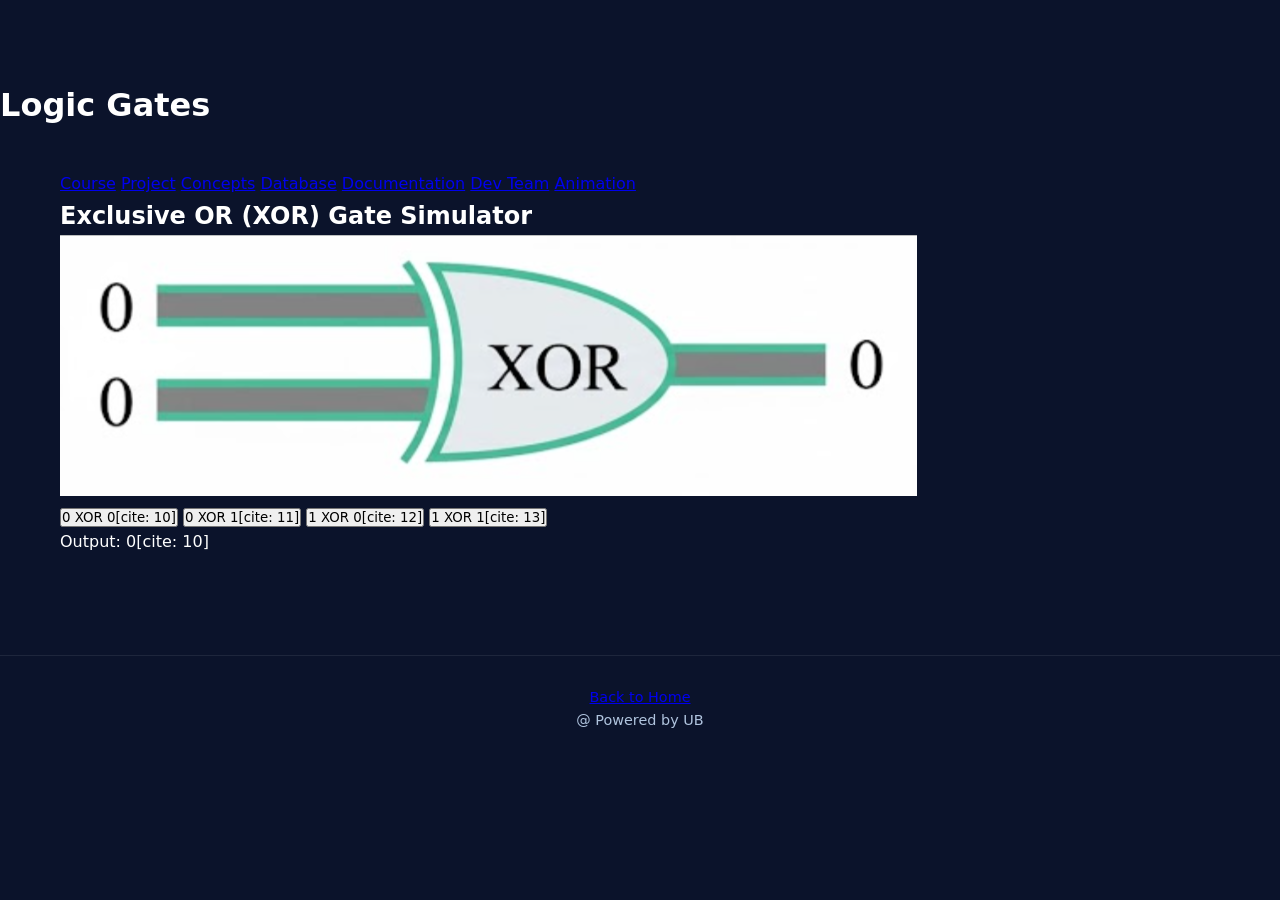
<file: xorgate.html>
<!DOCTYPE html>
<html lang="en">
<head>
    <meta charset="UTF-8">
    <meta name="viewport" content="width=device-width, initial-scale=1.0">
    <title>XOR Gate Simulator</title>
    <link rel="stylesheet" href="style.css">
</head>
<body>

    <!-- =========================
         HEADER
    ========================== -->
    <header>
        <h1>Logic Gates</h1>
    </header>

    <!-- =========================
         MAIN CONTAINER
    ========================== -->
    <div class="container">

        <!-- =========================
             NAVIGATION
        ========================== -->
        <nav>
            <a href="index.html">Course</a>
            <a href="project.html">Project</a>
            <a href="concept.html">Concepts</a>
            <a href="database.html">Database</a>
            <a href="doc.html">Documentation</a>
            <a href="dev.html">Dev Team</a>
            <a href="animation.html">Animation</a>
        </nav>

        <!-- =========================
             MAIN CONTENT AREA
        ========================== -->
        <main>
            <div class="animation-section">
                
                <h2>Exclusive OR (XOR) Gate Simulator</h2>

                <!-- GATE DISPLAY & CONTROLS -->
                <div class="gate-image-container">
                    <img id="gateImg" src="xor00.png" alt="XOR Gate 0 0[cite: 10]">
                </div>

                <div class="gate-buttons">
                    <button type="button" onclick="setXorGate('0', '0', 'xor00.png')">0 XOR 0[cite: 10]</button>
                    <button type="button" onclick="setXorGate('0', '1', 'xor01.png')">0 XOR 1[cite: 11]</button>
                    <button type="button" onclick="setXorGate('1', '0', 'xor10.png')">1 XOR 0[cite: 12]</button>
                    <button type="button" onclick="setXorGate('1', '1', 'xor11.png')">1 XOR 1[cite: 13]</button>
                </div>

                <p class="gate-result">
                    Output: <span id="gateOutput">0[cite: 10]</span>
                </p>

            </div>
        </main>

        <!-- RIGHT SPACER TO CENTER CONTENT -->
        <div class="right-space"></div>

    </div>

    <!-- =========================
         FOOTER
    ========================== -->
    <footer>
        <p><a href="project.html">Back to Home</a></p>
        <p>@ Powered by UB</p>
    </footer>

    <!-- =========================
         GATE INTERACTIVE SCRIPT
    ========================== -->
    <script>
        function setXorGate(inputA, inputB, imgSrc) {
            document.getElementById('gateImg').src = imgSrc;
            
            // XOR logic: output is 1 if inputs are different, 0 if they are the same
            let result = (inputA !== inputB) ? '1' : '0';
            document.getElementById('gateOutput').innerText = result;
        }
    </script>

</body>
</html>
</file>
<file: style.css>
/* =========================================================
   GLOBAL STYLES & COLOR PALETTE
   ========================================================= */
:root {
  --bg-dark: #0b132b;          /* Midnight Blue */
  --bg-card: #1c2541;          /* Royal Dark Navy */
  --bg-card-hover: #232f54;    /* Lighter Navy for Hover */
  --text-main: #ffffff;        /* Pure White for high readability */
  --text-muted: #b0c4de;       /* Soft Light Blue-Gray */
  
  /* Accent Colors */
  --accent-pink: #ff758f;      /* Coral Pink / Soft Rose */
  --accent-purple: #e056fd;    /* Radiant Magenta Accent */
  --accent-cyan: #48cae4;      /* High-Tech Cyan */
  --border-glow: rgba(224, 86, 253, 0.25);
}

* {
  margin: 0;
  padding: 0;
  box-sizing: border-box;
  font-family: 'Segoe UI', system-ui, -apple-system, sans-serif;
}

body {
  background-color: var(--bg-dark);
  color: var(--text-main);
  line-height: 1.6;
  padding-top: 80px; /* Offset for fixed navbar */
}

.hidden {
  display: none !important;
}

/* =========================================================
   NAVIGATION BAR
   ========================================================= */
.navbar {
  position: fixed;
  top: 0;
  left: 0;
  width: 100%;
  height: 70px;
  background: rgba(11, 19, 43, 0.95);
  backdrop-filter: blur(10px);
  border-bottom: 2px solid var(--accent-purple);
  display: flex;
  justify-content: space-between;
  align-items: center;
  padding: 0 40px;
  z-index: 1000;
  box-shadow: 0 4px 20px rgba(0, 0, 0, 0.4);
}

.navbar .logo {
  font-size: 1.5rem;
  font-weight: 700;
  color: var(--text-main);
  text-decoration: none;
  letter-spacing: 1px;
}

.navbar .logo span {
  color: var(--accent-pink);
}

.nav-links {
  display: flex;
  list-style: none;
  gap: 25px;
}

.nav-links a {
  color: var(--text-muted);
  text-decoration: none;
  font-weight: 600;
  font-size: 0.95rem;
  transition: all 0.3s ease;
  padding: 8px 12px;
  border-radius: 6px;
}

.nav-links a:hover, 
.nav-links a.active {
  color: var(--text-main);
  background: rgba(224, 86, 253, 0.15);
  box-shadow: 0 0 10px rgba(224, 86, 253, 0.3);
}

/* =========================================================
   HERO BANNER
   ========================================================= */
.hero {
  text-align: center;
  padding: 80px 20px 60px;
  background: linear-gradient(180deg, rgba(28, 37, 65, 0.6) 0%, rgba(11, 19, 43, 1) 100%);
}

.hero h1 {
  font-size: 2.8rem;
  font-weight: 800;
  margin-bottom: 15px;
  color: var(--text-main);
}

.hero h1 span {
  background: linear-gradient(135deg, var(--accent-pink), var(--accent-purple));
  -webkit-background-clip: text;
  -webkit-text-fill-color: transparent;
}

.hero p {
  color: var(--text-muted);
  font-size: 1.2rem;
  max-width: 700px;
  margin: 0 auto 30px;
}

.btn-primary {
  display: inline-block;
  padding: 12px 28px;
  background: linear-gradient(135deg, var(--accent-purple), var(--accent-pink));
  color: var(--text-main);
  text-decoration: none;
  font-weight: 700;
  border-radius: 30px;
  box-shadow: 0 4px 15px rgba(224, 86, 253, 0.4);
  transition: transform 0.2s ease, box-shadow 0.2s ease;
}

.btn-primary:hover {
  transform: translateY(-2px);
  box-shadow: 0 6px 20px rgba(224, 86, 253, 0.6);
}

/* =========================================================
   CONTENT SECTIONS & CARDS GRID
   ========================================================= */
.container {
  max-width: 1200px;
  margin: 0 auto;
  padding: 40px 20px;
}

.section-title {
  font-size: 2rem;
  margin-bottom: 25px;
  border-left: 4px solid var(--accent-pink);
  padding-left: 15px;
  color: var(--text-main);
}

.card-grid {
  display: grid;
  grid-template-columns: repeat(auto-fit, minmax(300px, 1fr));
  gap: 20px;
  align-items: start;
}

.card {
  background-color: var(--bg-card);
  border: 1px solid var(--border-glow);
  border-radius: 12px;
  padding: 25px;
  transition: all 0.3s ease;
  position: relative;
  overflow: hidden;
}

/* Full-width card modifier for Flip-Flop Circuit */
.card.full-span {
  grid-column: 1 / -1;
}

.card:hover {
  background-color: var(--bg-card-hover);
  transform: translateY(-5px);
  border-color: var(--accent-pink);
  box-shadow: 0 8px 25px rgba(255, 117, 143, 0.2);
}

.card h3 {
  font-size: 1.3rem;
  color: var(--text-main);
  margin-bottom: 10px;
}

.card p {
  color: var(--text-muted);
  font-size: 0.95rem;
  margin-bottom: 20px;
}

.card-link {
  display: inline-block;
  color: var(--accent-pink);
  text-decoration: none;
  font-weight: 700;
  transition: color 0.2s ease;
}

.card-link:hover {
  color: var(--accent-purple);
  text-decoration: underline;
}

/* SVG Circuit Colors & Styles */
.svg-display {
  background: #ffffff;
  border-radius: 12px;
  padding: 12px;
  box-shadow: inset 0 0 8px rgba(0,0,0,0.15);
  margin-bottom: 15px;
}

/* Disable pointer events on SVG graphics so they never block button clicks */
.svg-display svg {
  pointer-events: none;
}

/* Default Off Wires & Shapes */
.wire {
  stroke: #a0aec0;
  stroke-width: 8;
  stroke-linecap: round;
  transition: stroke 0.3s ease;
}

.wire.active {
  stroke: #e056fd; /* Soft Magenta Active Glow */
}

.wire.cyan-active {
  stroke: #48cae4; /* Electric Cyan for Output */
}

.gate-body {
  fill: #edf2f7;
  stroke: #2b6cb0;
  stroke-width: 5;
  stroke-linejoin: round;
}

.xor-line {
  fill: none;
  stroke: #2b6cb0;
  stroke-width: 5;
  stroke-linecap: round;
}

.not-bubble {
  fill: #edf2f7;
  stroke: #2b6cb0;
  stroke-width: 4;
}

.gate-label {
  font-family: system-ui, sans-serif;
  font-size: 24px;
  font-weight: 800;
  fill: #1a202c;
  text-anchor: middle;
}

.pin-label {
  font-family: system-ui, sans-serif;
  font-size: 18px;
  font-weight: 700;
  fill: #4a5568;
}

.bit-text {
  font-family: system-ui, sans-serif;
  font-size: 24px;
  font-weight: 800;
  fill: #1a202c;
}

/* Card Controls */
.gate-controls {
  position: relative;
  z-index: 20;
  display: flex;
  justify-content: space-around;
  align-items: center;
  flex-wrap: wrap;
  gap: 10px;
  background: #0b132b;
  padding: 10px 15px;
  border-radius: 25px;
  width: 100%;
}

.control-pair {
  display: flex;
  align-items: center;
  gap: 8px;
}

.bit-btn {
  width: 36px;
  height: 36px;
  border-radius: 50%;
  border: 2px solid #b0c4de;
  background: transparent;
  color: #ffffff;
  font-weight: 800;
  font-size: 1rem;
  cursor: pointer !important;
  pointer-events: auto !important;
  position: relative;
  z-index: 30;
  transition: all 0.2s ease;
}

.bit-btn.active {
  background: linear-gradient(135deg, #e056fd, #ff758f);
  border-color: #ff758f;
  box-shadow: 0 0 10px rgba(224, 86, 253, 0.6);
}

.out-label {
  color: #b0c4de;
  font-size: 0.9rem;
}

.out-status {
  color: #ffffff;
  padding: 4px 10px;
  border-radius: 12px;
  background: #232f54;
}

.out-status.active {
  background: #48cae4;
  color: #0b132b;
  box-shadow: 0 0 8px rgba(72, 202, 228, 0.8);
}

/* =========================================================
   SECTION 1B: BMI CALCULATOR STYLES
   ========================================================= */
.bmi-wrapper {
  display: flex;
  justify-content: center;
  padding: 10px 0;
}

.bmi-card {
  background-color: var(--bg-card);
  border: 1px solid var(--border-glow);
  border-radius: 16px;
  padding: 32px;
  max-width: 550px;
  width: 100%;
  box-shadow: 0 10px 30px rgba(0, 0, 0, 0.4);
}

.bmi-header h2 {
  font-size: 1.8rem;
  margin-bottom: 8px;
  color: var(--text-main);
}

.bmi-header h2 span {
  background: linear-gradient(135deg, var(--accent-pink), var(--accent-purple));
  -webkit-background-clip: text;
  -webkit-text-fill-color: transparent;
}

.bmi-header p {
  color: var(--text-muted);
  font-size: 0.95rem;
  margin-bottom: 24px;
}

/* Unit Selector Tabs */
.unit-toggle {
  display: flex;
  background-color: #0b132b;
  padding: 5px;
  border-radius: 12px;
  margin-bottom: 24px;
  border: 1px solid rgba(224, 86, 253, 0.2);
}

.toggle-btn {
  flex: 1;
  padding: 10px;
  border: none;
  background: transparent;
  color: var(--text-muted);
  font-weight: 600;
  font-size: 0.9rem;
  border-radius: 8px;
  cursor: pointer;
  transition: all 0.3s ease;
}

.toggle-btn.active {
  background: linear-gradient(135deg, var(--accent-purple), var(--accent-pink));
  color: #ffffff;
  box-shadow: 0 2px 10px rgba(224, 86, 253, 0.4);
}

/* Input Fields & Layout */
.input-group {
  display: flex;
  flex-direction: column;
  gap: 16px;
  margin-bottom: 24px;
}

.field {
  display: flex;
  flex-direction: column;
  gap: 6px;
}

.field label {
  font-size: 0.9rem;
  color: var(--text-muted);
  font-weight: 500;
}

.field input {
  background-color: #0b132b;
  border: 1px solid #232f54;
  color: #ffffff;
  padding: 12px 16px;
  border-radius: 8px;
  font-size: 1rem;
  outline: none;
  transition: border-color 0.3s ease, box-shadow 0.3s ease;
}

.field input:focus {
  border-color: var(--accent-pink);
  box-shadow: 0 0 10px rgba(255, 117, 143, 0.3);
}

/* Calculate Submit Button */
.calc-btn {
  width: 100%;
  padding: 14px;
  background: linear-gradient(135deg, var(--accent-purple), var(--accent-pink));
  color: #ffffff;
  border: none;
  border-radius: 10px;
  font-size: 1rem;
  font-weight: 700;
  cursor: pointer;
  transition: transform 0.2s ease, box-shadow 0.2s ease;
}

.calc-btn:hover {
  transform: translateY(-2px);
  box-shadow: 0 6px 20px rgba(224, 86, 253, 0.5);
}

/* Results Display Box */
.result-box {
  margin-top: 28px;
  padding: 20px;
  background-color: #0b132b;
  border-radius: 12px;
  border: 1px solid var(--border-glow);
  text-align: center;
}

.score-display {
  display: flex;
  align-items: center;
  justify-content: center;
  gap: 10px;
  margin-bottom: 12px;
}

.score-label {
  color: var(--text-muted);
  font-size: 1rem;
}

.score-number {
  font-size: 2.2rem;
  font-weight: 800;
  color: var(--accent-cyan);
}

/* Status Badge */
.category-badge {
  display: inline-block;
  padding: 6px 18px;
  border-radius: 20px;
  font-weight: 700;
  font-size: 0.95rem;
  margin-bottom: 20px;
  text-transform: capitalize;
  background-color: #232f54;
  color: #ffffff;
}

.category-badge.underweight { background-color: #38bdf8; color: #0b132b; }
.category-badge.normal      { background-color: #22c55e; color: #0b132b; }
.category-badge.overweight  { background-color: #eab308; color: #0b132b; }
.category-badge.obese       { background-color: #ef4444; color: #ffffff; }

/* Range Indicator Bars */
.range-meter {
  display: grid;
  grid-template-columns: repeat(4, 1fr);
  gap: 6px;
  margin-top: 10px;
}

.range-zone {
  font-size: 0.75rem;
  padding: 8px 4px;
  border-radius: 6px;
  font-weight: 600;
  text-align: center;
}

.range-zone.underweight { background-color: rgba(56, 189, 248, 0.2); color: #38bdf8; border: 1px solid #38bdf8; }
.range-zone.normal      { background-color: rgba(34, 197, 94, 0.2);  color: #4ade80; border: 1px solid #22c55e; }
.range-zone.overweight  { background-color: rgba(234, 179, 8, 0.2);  color: #fde047; border: 1px solid #eab308; }
.range-zone.obese       { background-color: rgba(239, 68, 68, 0.2);  color: #fca5a5; border: 1px solid #ef4444; }

/* =========================================================
   VIDEO THUMBNAIL & CONTAINER STYLES
   ========================================================= */
.video-thumbnail-container {
  width: 100%;
  border-radius: 8px;
  overflow: hidden;
  margin-bottom: 16px;
}

.video-placeholder {
  position: relative;
  width: 100%;
  height: 170px;
  background: linear-gradient(135deg, #10172a, #1e293b);
  border: 1px dashed var(--accent-purple);
  border-radius: 8px;
  display: flex;
  align-items: center;
  justify-content: center;
  cursor: pointer;
  transition: all 0.3s ease;
}

.video-placeholder:hover {
  background: linear-gradient(135deg, #1e293b, #2d3748);
  border-color: var(--accent-pink);
  box-shadow: 0 0 15px rgba(224, 86, 253, 0.3);
}

.play-button {
  width: 50px;
  height: 50px;
  background: linear-gradient(135deg, var(--accent-purple), var(--accent-pink));
  color: #ffffff;
  border-radius: 50%;
  display: flex;
  align-items: center;
  justify-content: center;
  font-size: 1.2rem;
  padding-left: 3px;
  box-shadow: 0 4px 12px rgba(0, 0, 0, 0.4);
  transition: transform 0.2s ease;
}

.video-placeholder:hover .play-button {
  transform: scale(1.15);
}

.video-duration {
  position: absolute;
  bottom: 10px;
  right: 10px;
  background: rgba(11, 19, 43, 0.85);
  color: var(--accent-cyan);
  font-size: 0.75rem;
  font-weight: 700;
  padding: 3px 8px;
  border-radius: 4px;
  border: 1px solid rgba(72, 202, 228, 0.3);
}

.video-link {
  display: block;
  text-decoration: none;
  color: inherit;
}

/* Responsive embedded HTML5 video or iframe (for when videos are ready) */
.video-embed {
  width: 100%;
  height: 180px;
  border-radius: 8px;
  border: none;
}

/* =========================================================
   DATABASE PAGE STYLES (CENTERED IMAGE LINK)
   ========================================================= */
.database-container {
  display: flex;
  flex-direction: column;
  align-items: center;    /* Centers horizontally */
  justify-content: center; /* Centers vertically if height permits */
  width: 100%;
  padding: 20px;
  margin: 0 auto;
}

.db-card-wrapper {
  max-width: 850px;
  width: 100%;
  margin: 0 auto;         /* Fallback auto-margin centering */
  display: flex;
  justify-content: center;
}

.db-image-link {
  display: block;
  width: 100%;
  text-decoration: none;
}

.db-image-container {
  position: relative;
  width: 100%;
  margin: 0 auto;
  border-radius: 20px;
  overflow: hidden;
  border: 2px solid var(--accent-purple);
  box-shadow: 0 0 30px rgba(224, 86, 253, 0.25);
  transition: all 0.4s ease;
  background-color: var(--bg-card);
}

.db-preview-img {
  width: 100%;
  height: auto;
  display: block;
  margin: 0 auto;
  object-fit: cover;
  transition: transform 0.4s ease, filter 0.4s ease;
}

/* Hover Overlay Effects */
.db-hover-overlay {
  position: absolute;
  top: 0;
  left: 0;
  width: 100%;
  height: 100%;
  background: rgba(11, 19, 43, 0.6);
  display: flex;
  align-items: center;
  justify-content: center;
  opacity: 0;
  transition: opacity 0.3s ease;
}

.db-hover-overlay span {
  padding: 12px 28px;
  background: linear-gradient(135deg, var(--accent-purple), var(--accent-pink));
  color: #ffffff;
  font-weight: 700;
  font-size: 1.1rem;
  border-radius: 30px;
  box-shadow: 0 4px 20px rgba(224, 86, 253, 0.6);
  transform: translateY(10px);
  transition: transform 0.3s ease;
}

/* On Mouse Hover */
.db-image-container:hover {
  transform: translateY(-6px);
  border-color: var(--accent-pink);
  box-shadow: 0 0 45px rgba(255, 117, 143, 0.45);
}

.db-image-container:hover .db-preview-img {
  transform: scale(1.03);
  filter: brightness(0.85);
}

.db-image-container:hover .db-hover-overlay {
  opacity: 1;
}

.db-image-container:hover .db-hover-overlay span {
  transform: translateY(0);
}

/* =========================================================
   DOCUMENTATION PAGE STYLES (CENTERED IMAGE LINK)
   ========================================================= */
.doc-container {
  display: flex;
  flex-direction: column;
  align-items: center;    /* Centers horizontally */
  justify-content: center;
  width: 100%;
  padding: 20px;
  margin: 0 auto;
}

.doc-card-wrapper {
  max-width: 850px;
  width: 100%;
  margin: 0 auto;
  display: flex;
  justify-content: center;
}

.doc-image-link {
  display: block;
  width: 100%;
  text-decoration: none;
}

.doc-image-container {
  position: relative;
  width: 100%;
  margin: 0 auto;
  border-radius: 20px;
  overflow: hidden;
  border: 2px solid var(--accent-purple);
  box-shadow: 0 0 30px rgba(224, 86, 253, 0.25);
  transition: all 0.4s ease;
  background-color: var(--bg-card);
}

.doc-preview-img {
  width: 100%;
  height: auto;
  display: block;
  margin: 0 auto;
  object-fit: cover;
  transition: transform 0.4s ease, filter 0.4s ease;
}

/* Hover Overlay Effects */
.doc-hover-overlay {
  position: absolute;
  top: 0;
  left: 0;
  width: 100%;
  height: 100%;
  background: rgba(11, 19, 43, 0.6);
  display: flex;
  align-items: center;
  justify-content: center;
  opacity: 0;
  transition: opacity 0.3s ease;
}

.doc-hover-overlay span {
  padding: 12px 28px;
  background: linear-gradient(135deg, var(--accent-purple), var(--accent-pink));
  color: #ffffff;
  font-weight: 700;
  font-size: 1.1rem;
  border-radius: 30px;
  box-shadow: 0 4px 20px rgba(224, 86, 253, 0.6);
  transform: translateY(10px);
  transition: transform 0.3s ease;
}

/* On Mouse Hover */
.doc-image-container:hover {
  transform: translateY(-6px);
  border-color: var(--accent-pink);
  box-shadow: 0 0 45px rgba(255, 117, 143, 0.45);
}

.doc-image-container:hover .doc-preview-img {
  transform: scale(1.03);
  filter: brightness(0.85);
}

.doc-image-container:hover .doc-hover-overlay {
  opacity: 1;
}

.doc-image-container:hover .doc-hover-overlay span {
  transform: translateY(0);
}

/* =========================================================
   ABOUT US / MEET THE TEAM PAGE STYLES
   ========================================================= */
.team-grid {
  display: grid;
  grid-template-columns: repeat(auto-fit, minmax(300px, 1fr));
  gap: 30px;
  padding: 10px 0;
}

.team-card {
  background-color: var(--bg-card);
  border: 1px solid var(--border-glow);
  border-radius: 16px;
  overflow: hidden;
  transition: all 0.3s ease;
  display: flex;
  flex-direction: column;
  box-shadow: 0 10px 25px rgba(0, 0, 0, 0.3);
}

.team-card:hover {
  transform: translateY(-6px);
  border-color: var(--accent-pink);
  box-shadow: 0 12px 30px rgba(255, 117, 143, 0.25);
}

/* Card Header Image / Banner */
.team-banner {
  height: 140px;
  position: relative;
  background-size: cover;
  background-position: center;
}

/* Gradient Banner Background Options */
.banner-1 { background: linear-gradient(135deg, #0d324d, #7f5a83); }
.banner-2 { background: linear-gradient(135deg, #1e3c72, #2a5298); }
.banner-3 { background: linear-gradient(135deg, #2b5876, #4e4376); }
.banner-4 { background: linear-gradient(135deg, #3a1c71, #d76d77); }
.banner-5 { background: linear-gradient(135deg, #130cb7, #52e5e7); }
.banner-6 { background: linear-gradient(135deg, #11998e, #38ef7d); }

/* Circular Avatar overlapping the Banner */
.avatar-wrapper {
  position: absolute;
  bottom: -45px;
  left: 50%;
  transform: translateX(-50%);
  width: 95px;
  height: 95px;
  border-radius: 50%;
  padding: 4px;
  background: var(--bg-card);
  box-shadow: 0 4px 15px rgba(0, 0, 0, 0.4);
}

.team-avatar {
  width: 100%;
  height: 100%;
  border-radius: 50%;
  object-fit: cover;
  border: 2px solid var(--accent-purple);
}

/* Card Inner Content */
.team-content {
  padding: 60px 25px 25px; /* Top padding pushes text past avatar */
  text-align: center;
  display: flex;
  flex-direction: column;
  flex-grow: 1;
}

.team-content h3 {
  font-size: 1.35rem;
  font-weight: 700;
  color: var(--text-main);
  margin-bottom: 12px;
}

.team-bio {
  color: var(--text-muted);
  font-size: 0.92rem;
  font-style: italic;
  line-height: 1.5;
  margin-bottom: 20px;
  flex-grow: 1;
}

/* Card Action Button */
.team-btn {
  display: inline-block;
  align-self: center;
  padding: 8px 24px;
  background: rgba(224, 86, 253, 0.15);
  color: var(--accent-pink);
  border: 1px solid var(--accent-purple);
  border-radius: 20px;
  text-decoration: none;
  font-weight: 700;
  font-size: 0.85rem;
  transition: all 0.3s ease;
}

.team-btn:hover {
  background: linear-gradient(135deg, var(--accent-purple), var(--accent-pink));
  color: #ffffff;
  border-color: transparent;
  box-shadow: 0 0 12px rgba(224, 86, 253, 0.5);
}

/* =========================================================
   FOOTER
   ========================================================= */
footer {
  text-align: center;
  padding: 30px 20px;
  border-top: 1px solid rgba(255, 255, 255, 0.08);
  color: var(--text-muted);
  font-size: 0.9rem;
  margin-top: 60px;
}
</file>
<file: style1.css>
/* Reset & Base */
* {
    box-sizing: border-box;
    margin: 0;
    padding: 0;
}

body {
    font-family: Arial, sans-serif;
    color: #111111;
    background-color: #ffffff;
    min-height: 100vh;
    display: flex;
    flex-direction: column;
}

/* Header */
header {
    height: 110px;
    background-color: #C49DC4;
    color: #ffffff;
    display: flex;
    align-items: center;
    justify-content: center;
}

header h1 {
    font-size: 32px;
    font-weight: bold;
}

/* Container & Navigation */
.container {
    display: flex;
    width: 100%;
    min-height: calc(100vh - 171px);
}

nav {
    width: 220px;
    flex: 0 0 220px;
    display: flex;
    flex-direction: column;
    justify-content: center;
    padding: 30px 17px;
    background-color: #ffffff;
}

nav a {
    color: #000000;
    text-decoration: none;
    background-color: #C49DC4;
    font-size: 18px;
    padding: 10px;
    margin-bottom: 20px;
    text-align: center;
    display: block;
    border-radius: 4px;
}

nav a:hover,
nav a.active {
    text-decoration: underline;
    background-color: #b081b0;
    color: #ffffff;
}

/* Main Content */
main {
    flex: 1;
    max-width: 950px;
    background-color: #DEC3DE;
    padding: 25px;
    margin: 0 auto;
    display: flex;
    flex-direction: column;
    align-items: center;
}

.animation-section {
    width: 100%;
    text-align: center;
    margin-bottom: 15px;
}

.animation-section h2 {
    font-size: 24px;
    margin-bottom: 8px;
}

.animation-section p {
    font-size: 14px;
    line-height: 1.4;
}

/* Simulator Workspace Flex Layout */
.simulator-workspace {
    display: flex;
    width: 100%;
    gap: 15px;
    align-items: flex-start;
}

/* Left Assembly Action Buttons */
.instruction-buttons-panel {
    display: flex;
    flex-direction: column;
    gap: 10px;
    width: 160px;
    flex: 0 0 160px;
}

.inst-btn {
    background-color: #ffffff;
    border: 1px solid #000000;
    padding: 10px 8px;
    font-size: 13px;
    font-weight: bold;
    cursor: pointer;
    text-align: center;
    border-radius: 4px;
    box-shadow: 2px 2px 0px #000;
}

.inst-btn:hover {
    background-color: #f0f0f0;
}

.inst-btn.active {
    background-color: #b081b0;
    color: #ffffff;
    border-color: #000;
}

/* Right Section: Controls & Image Display */
.diagram-and-controls {
    flex: 1;
    display: flex;
    flex-direction: column;
    align-items: center;
    gap: 12px;
}

.controls-panel {
    width: 100%;
    display: flex;
    flex-direction: column;
    align-items: center;
    gap: 8px;
}

.gate-buttons {
    display: flex;
    gap: 10px;
}

.gate-buttons button {
    background-color: #ffffff;
    border: 1px solid #000000;
    border-radius: 4px;
    padding: 8px 16px;
    font-size: 13px;
    font-weight: bold;
    cursor: pointer;
}

.gate-buttons button:disabled {
    opacity: 0.5;
    cursor: not-allowed;
}

.gate-buttons button:hover:not(:disabled) {
    background-color: #f0f0f0;
}

.step-indicator {
    font-size: 13px;
    font-weight: bold;
}

.converter-result {
    font-size: 14px;
    font-weight: bold;
    background-color: #ffffff;
    padding: 8px;
    border: 1px solid #000000;
    border-radius: 4px;
    width: 100%;
    text-align: center;
}

/* Image Container */
.image-viewer-container {
    width: 100%;
    background-color: #ffffff;
    border: 2px solid #000000;
    border-radius: 6px;
    padding: 10px;
    display: flex;
    justify-content: center;
    align-items: center;
}

.image-viewer-container img {
    max-width: 100%;
    height: auto;
    display: block;
}

/* Reference Table */
.instruction-table-container {
    margin-top: 20px;
    width: 100%;
    background-color: #ffffff;
    border: 1px solid #000;
    border-radius: 4px;
    padding: 12px;
}

.instruction-table-container h3 {
    font-size: 15px;
    margin-bottom: 8px;
    text-align: center;
}

.ref-table {
    width: 100%;
    border-collapse: collapse;
    font-size: 12px;
}

.ref-table th, .ref-table td {
    border: 1px solid #888;
    padding: 6px;
    text-align: left;
}

.ref-table th {
    background-color: #C49DC4;
    color: #ffffff;
}

/* Right Spacer & Footer */
.right-space {
    width: 220px;
    flex: 0 0 220px;
    background-color: #ffffff;
}

footer {
    height: 61px;
    background-color: #C49DC4;
    color: #ffffff;
    display: flex;
    align-items: center;
    justify-content: center;
    margin-top: auto;
}

footer p {
    font-size: 14px;
}
</file>
